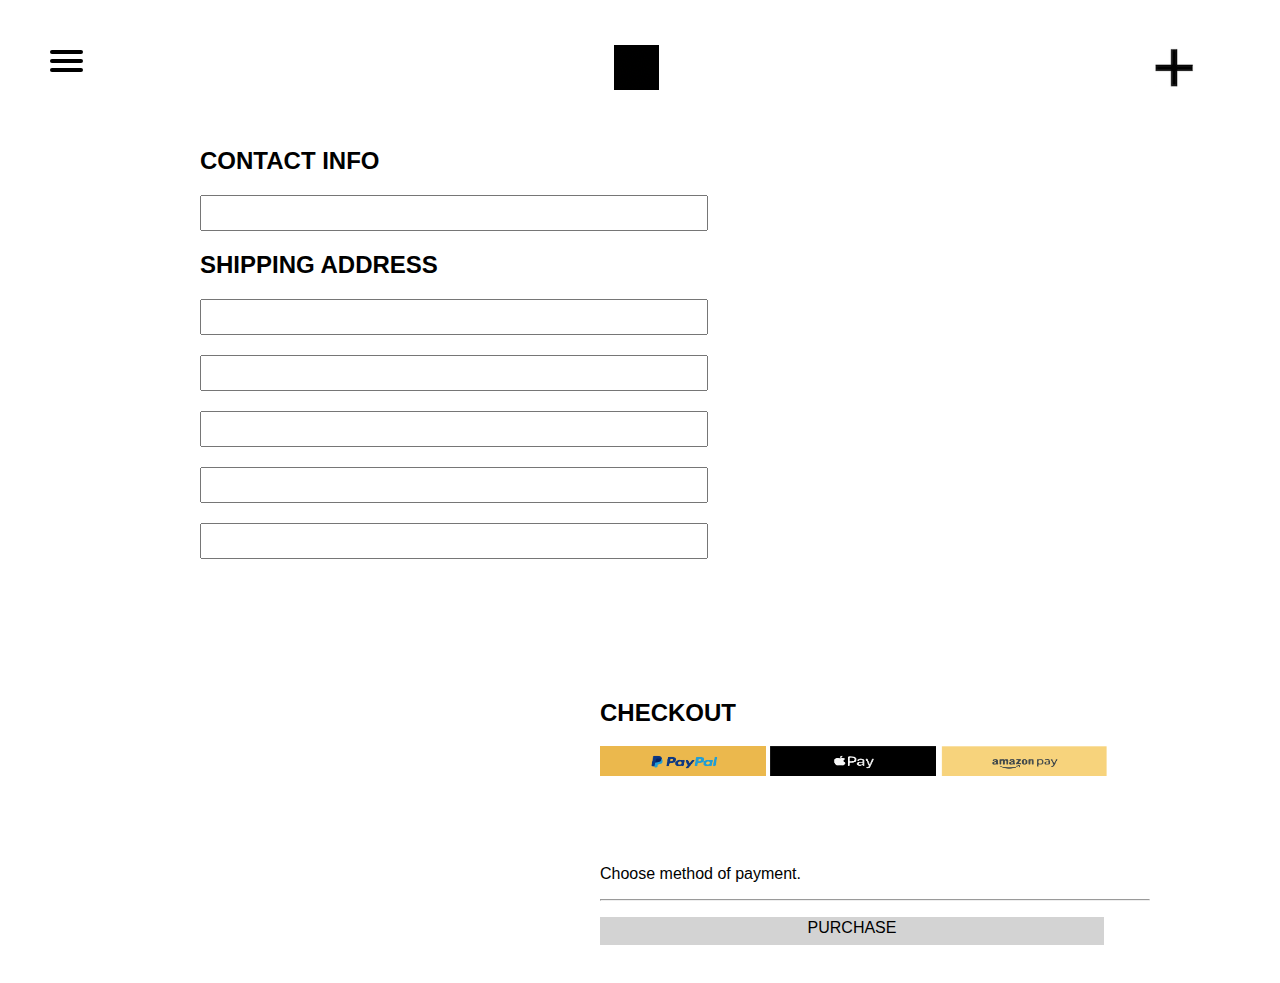
<file: Checkout-2.html>
<!DOCTYPE html>
<html>
<head><meta http-equiv="Content-Type" content="text/html; charset=windows-1252">
<link rel="stylesheet" href="navigation-style.css">
<title>Stem Player | Checkout</title>

  <style>



    #left {
      width:400px;
    }

    #field-1 {
      width: 500px;
      height: 30px;
    }

    #field-2 {
      width: 500px;
      height: 30px;
      margin-bottom: 20px;
    }

    #container-left {
      width: 500px;
      float: left;
      margin-left: 200px;
      margin-top: 100px;
      font-family: 'Montserrat', sans-serif;
    }

    #field-3 {
      height: 30px;
      width: 166px;
    }

    #container-right {
      float: right;
      width: 550px;
      margin-right: 130px;
      margin-top: 100px;
      font-family: 'Montserrat', sans-serif;

    }


    #final-text {
      margin-top: 85px;
      width: 350px;

    }

    #final-price {
      float: right;
    }

    #field-4 {
      width: 500px;
      height: 24px;
      margin-bottom: 20px;
      background-color : lightgrey;
      text-align: center;
      text-size: 24px;
      padding: 2px;
    }

    #field-4:hover {
      background-color : grey;
    }

  </style>

  <!-- header -->
<nav role="navigation">
  <div id="menuToggle">
    <input type="checkbox" />
    <span></span>
    <span></span>
    <span></span>
    <ul id="menu">
      <a href="index.html"><li>Home</li></a>
      <a href="Donda Listening Parties.html"><li>Listen</li></a>
      <a href="Checkout-1.html"><li>Buy Donda</li></a>
    </ul>
  </div>
</nav>
<a href="index.html"><img id="logo" src="logo.png"></a>
<a href="Checkout-1.html"><img id="plus-navigation" src="plus.png"></a>

</head>

<body>


        <div id="container-left">

                  <div id="left">
                      <h2> CONTACT INFO </h2>

                      <form name="contact">
                        <input type="text" name ="contact-line1" id="field-1"><br>
                      </form>

                  </div>

                  <div id="left">
                      <h2> SHIPPING ADDRESS</h2>


                      <form name="address">

                        <input type="text" name ="ad-line1" id="field-2"><br>

                        <input type="text" name ="ad-line2" id="field-2"><br>

                        <input type="text" name ="ad-line3" id="field-2"><br>

                        <input type="text" name ="ad-line4" id="field-2"><br>

                        <input type="text" name ="ad-line5" id="field-2"><br>

                      </form>
                  </div>

          </div>



          <div id="container-right">

                  <div>
                    <h2> CHECKOUT</h2>

                    <img id="field-3" src="paypal.png" onclick="checkout()">
                    <img id="field-3" src="applepay.png" onclick="checkout()">
                    <img id="field-3" src="amazonpay.png" onclick="checkout()">
                  </div>

                  <div id="final-text">
                    <p>Choose method of payment. </p>
                
                  </div>

                  <hr>

                  <p id="field-4" onclick="checkout()"> PURCHASE </p><br>

          </div>

      <script>

        function checkout(){
          var x1 = document.forms["address"]["ad-line1"].value;
          var x2 = document.forms["address"]["ad-line2"].value;
          var x3 = document.forms["address"]["ad-line3"].value;
          var x4 = document.forms["address"]["ad-line4"].value;
          var x5 = document.forms["address"]["ad-line5"].value;

          if (x1 == "" || x2 == "" || x3 == "" || x4 == "" || x5 == ""){
            var x = "";
          }
          else {
            var x = x1;
          }

          var y = document.forms["contact"]["contact-line1"].value;

          if (x == "" && y == "") {
            alert("Contact and address must be filled out");
          }
          else if (x == "") {
            alert("Address must be filled out");
          }
          else if (y == ""){
            alert("Contact must be filled out");
          }
          else {
            alert("Success.");
          }
        }

      </script>

</body>

</html>
</file>
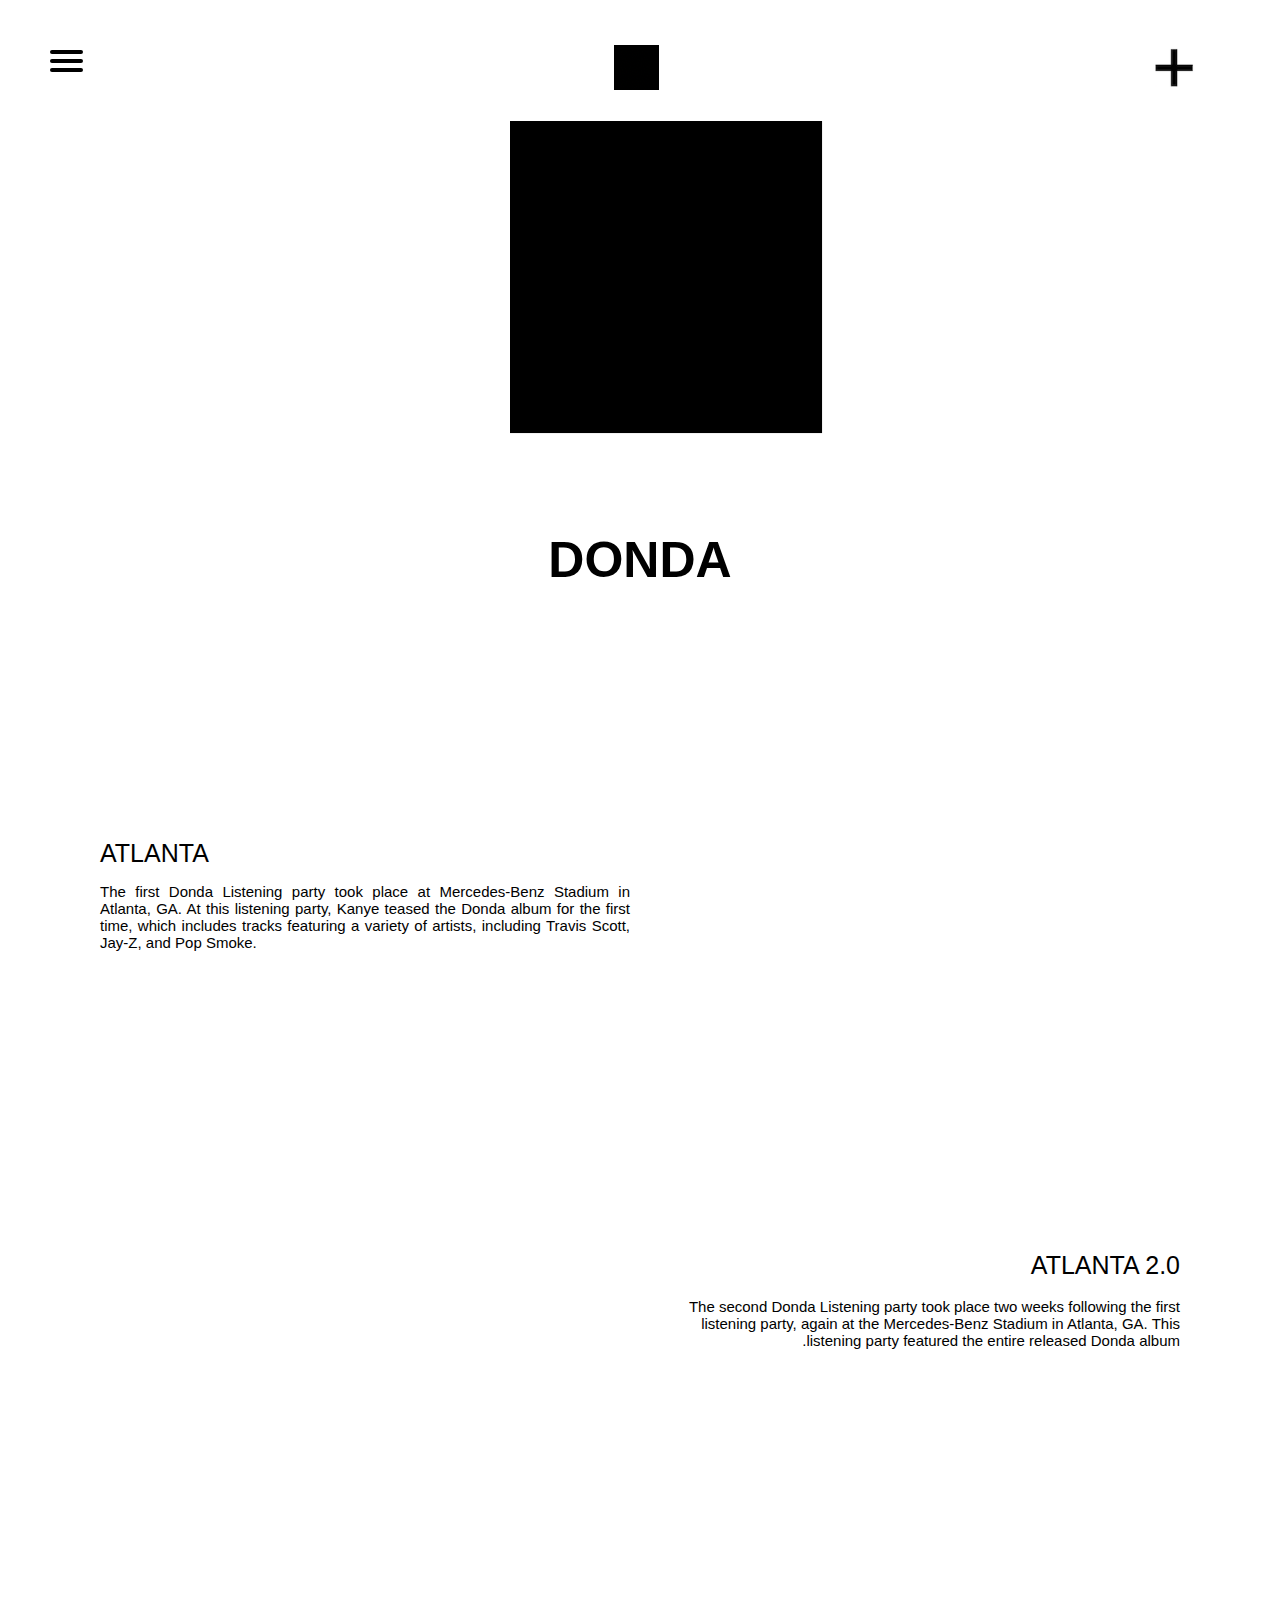
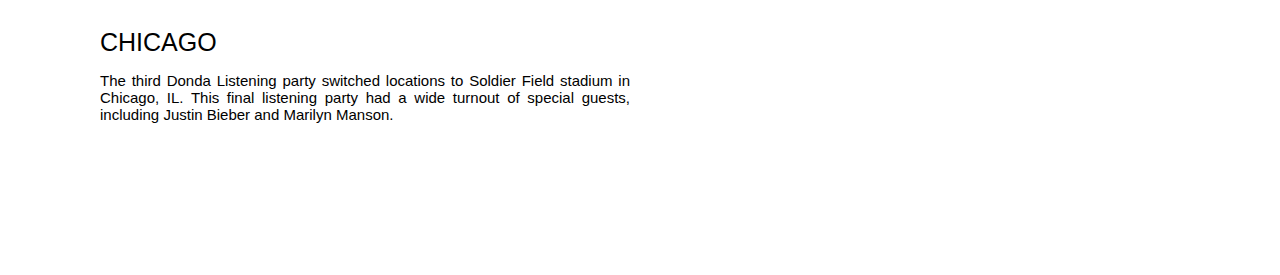
<file: Donda Listening Parties.html>
<!DOCTYPE html>
<html>
    <head>
        <title> Donda Listening Parties </title>
        <link rel="stylesheet" type="text/css" href="Donda Listening Parties.css" style.css” />
        <link rel="stylesheet" href="navigation-style.css">
        <meta charset="utf-8" />
        <meta http-equiv="Content-type" content="text/html; charset=utf-8" />
        <meta name="viewport" content="width=device-width, initial-scale=1" />
        <meta name="keywords" content="HTML">


        <!-- header -->
<nav role="navigation">
  <div id="menuToggle">
    <input type="checkbox" />
    <span></span>
    <span></span>
    <span></span>
    <ul id="menu">
      <a href="index.html"><li>Home</li></a>
      <a href="Donda Listening Parties.html"><li>Listen</li></a>
      <a href="Checkout-1.html"><li>Buy Donda</li></a>
    </ul>
  </div>
</nav>
<a href="index.html"><img id="logo" src="logo.png"></a>
<a href="Checkout-1.html"><img id="plus-navigation" src="plus.png"></a>


    </head>



    <body>


   
    
    <div class="centre">
        <img id="title-image" src= "Donda.png" style="width:500px;height:500px;">   
    </div>

    <h1><center> DONDA</center></h1> 


<!-- Atlanta -->
    <h2> ATLANTA </h2>

    <h3> The first Donda Listening party took place at Mercedes-Benz Stadium in Atlanta, GA. At this listening party, Kanye teased the Donda album for the first time, which includes tracks featuring a variety of artists, including Travis Scott, Jay-Z, and Pop Smoke. </h3>
    
    <h6>
    <iframe width="340" height="260" src="https://www.youtube.com/embed/4KDoCD1RTFs" title="YouTube video player" frameborder="0" allow="accelerometer; autoplay; clipboard-write; encrypted-media; gyroscope; picture-in-picture" allowfullscreen></iframe>
    </h6>


<!-- Atlanta 2.0 -->
    <h4> ATLANTA 2.0 </h4>

    <h5> The second Donda Listening party took place two weeks following the first listening party, again at the Mercedes-Benz Stadium in Atlanta, GA. This listening party featured the entire released Donda album.  </h5>

    <p>
    <iframe width="340" height="260" src="https://www.youtube.com/embed/b3f7zFWTfjA" title="YouTube video player" frameborder="0" allow="accelerometer; autoplay; clipboard-write; encrypted-media; gyroscope; picture-in-picture" allowfullscreen></iframe>
    </p> 


<!-- Chicago -->
    <h2> CHICAGO </h2>
    
    <h3> The third Donda Listening party switched locations to Soldier Field stadium in Chicago, IL. This final listening party had a wide turnout of special guests, including Justin Bieber and Marilyn Manson. </h3>
    
    <h6><iframe width="340" height="260" src="https://www.youtube.com/embed/tP_y08ghUEE" title="YouTube video player" frameborder="0" allow="accelerometer; autoplay; clipboard-write; encrypted-media; gyroscope; picture-in-picture" allowfullscreen></iframe></h6> 

    <script>

    </script>  

    </body>
    </html>
</file>
<file: navigation-style.css>
body
{
  margin: 0;
  padding: 0;
  font-family: 'Montserrat', sans-serif;
}

#menuToggle
{
  display: block;
  position: relative;
  top: 50px;
  left: 50px;
  z-index: 1;
  -webkit-user-select: none;
  user-select: none;
}

#menuToggle a
{
  text-decoration: none;
  color: #000000; 
  transition: color 0.3s ease;
}

#menuToggle a:hover
{
  color: gray;
}

#menuToggle input
{
  display: block;
  width: 40px;
  height: 32px;
  position: absolute;
  top: -7px;
  left: -5px;
  cursor: pointer;
  opacity: 0; 
  z-index: 2; 
  -webkit-touch-callout: none;
}

#menuToggle span
{
  display: block;
  width: 33px;
  height: 4px;
  margin-bottom: 5px;
  position: relative;
  background: #000000;
  border-radius: 3px;
  z-index: 1;
  transform-origin: 4px 0px;
  transition: transform 0.5s cubic-bezier(0.77,0.2,0.05,1.0),
              background 0.5s cubic-bezier(0.77,0.2,0.05,1.0),
              opacity 0.55s ease;
}

#menuToggle span:first-child
{
  transform-origin: 0% 0%;
}

#menuToggle span:nth-last-child(2)
{
  transform-origin: 0% 100%;
}

#menuToggle input:checked ~ span
{
  opacity: 1;
  transform: rotate(45deg) translate(-2px, -1px);
  background: #black;
}

#menuToggle input:checked ~ span:nth-last-child(3)
{
  opacity: 0;
  transform: rotate(0deg) scale(0.2, 0.2);
}


#menuToggle input:checked ~ span:nth-last-child(2)
{
  transform: rotate(-45deg) translate(0, -1px);
}

#menu
{
  position: absolute;
  width: 300px;
  margin: -100px 0 0 -50px;
  padding: 50px;
  padding-top: 125px;
  list-style-type: none;
  -webkit-font-smoothing: antialiased;
  transform-origin: 0% 0%;
  transform: translate(-100%, 0);
  transition: transform 0.5s cubic-bezier(0.77,0.2,0.05,1.0);
}

#menu li
{
  padding: 10px 0;
  font-size: 22px;
}

#menuToggle input:checked ~ ul
{
  transform: none;
}

#logo{
  position: absolute;
  left: 48%;
  right: 48%;
  top: 5%;
  bottom: 0%;
}

#plus-navigation {
  position: absolute;
  left: 90%;
  right: 50px;
  top: 5%;
  bottom: 0%;
  height: 45px;
  width: auto;
}
</file>
<file: Donda Listening Parties.css>
.centre {
  display: block;
  margin-left: auto;
  margin-right: auto;
  width: 35%;
}

h6 
{float: right;
margin-right: 100px;
margin-bottom: -150px;
position:relative;top:-200px;}

h1 
{font-family: Helvetica,Arial,sans-serif;
font-size: 50px;
margin-top: 0px;
margin-bottom: 250px;} 

h2 
{font-family: Helvetica,Arial,sans-serif;
font-weight: lighter;
font-size: 25px;
margin-top: 75px;
margin-left: 100px;
margin-bottom: 10px;}

h3 
{font-family: Helvetica,Arial,sans-serif;
font-weight: lighter;
font-size: 15px;
margin-left: 100px;
margin-right:650px;
text-align: justify;}

h4
{font-family: Helvetica,Arial,sans-serif;
font-weight: lighter;
font-size: 25px;
margin-top: 200px;
margin-left:650px;
margin-right:100px;
style text-align: right;
direction: rtl;
position:relative;top:100px;
}

h5
{font-family: Helvetica,Arial,sans-serif;
font-weight: lighter;
font-size: 15px;
margin-right: 100px;
margin-left:650px;
style text-align:right;
direction: rtl;
position:relative;top:85px;}

p
{margin-left: 100px;
position:relative;top:-100px;}
</file>
